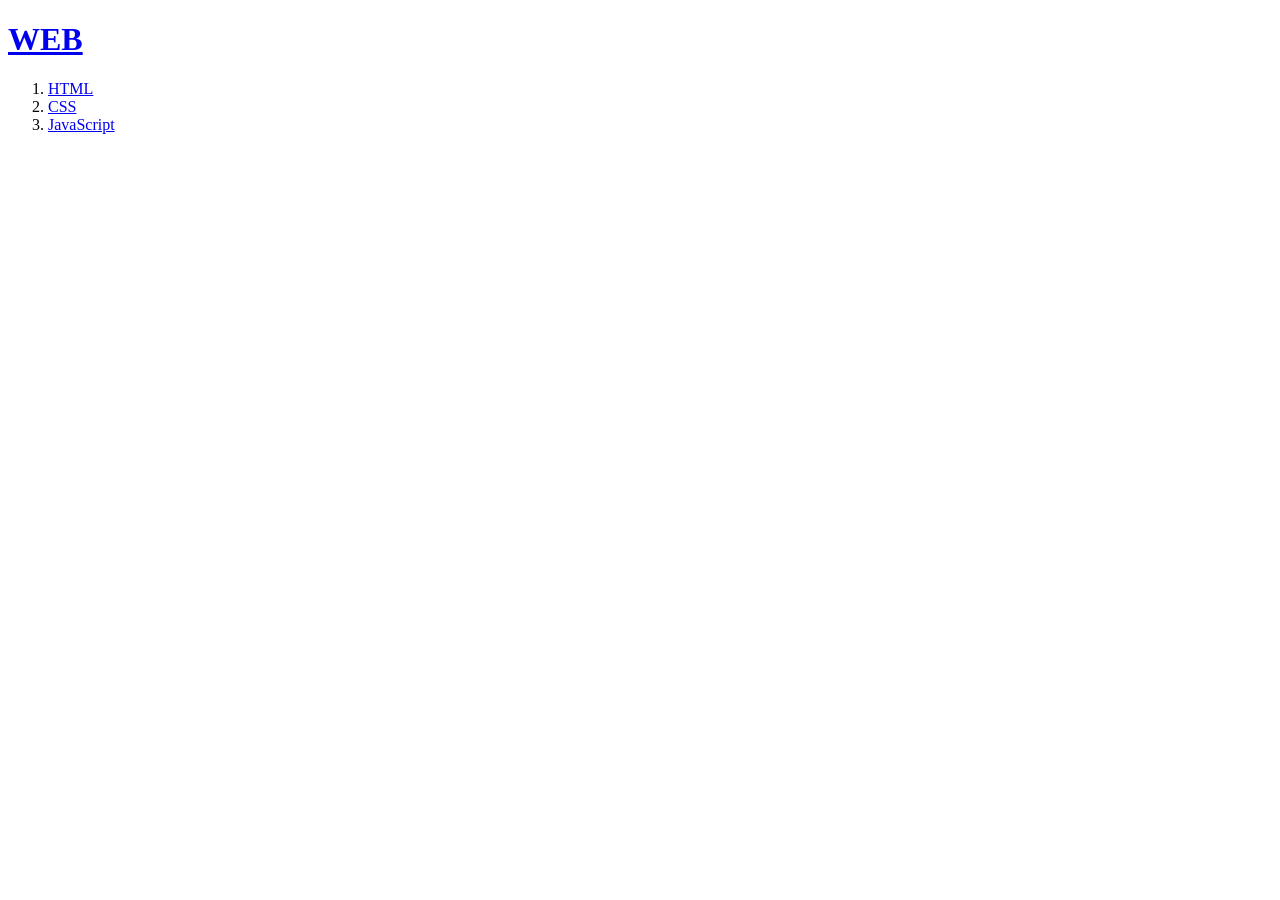
<file: INDEX.HTML>
<!doctype html>
<html>
<head>
<title> WEB1 - html </title>
<meta charset="utf-8">
</head>

<body>
  <h1><a href="index.html"">WEB</a></h1>
<ol>
<Li><a href="1.html">HTML</a></Li>
<Li><a href="2.html">CSS</a></Li>
<Li><a href="3.html">JavaScript</a></Li>
</ol>
</file>
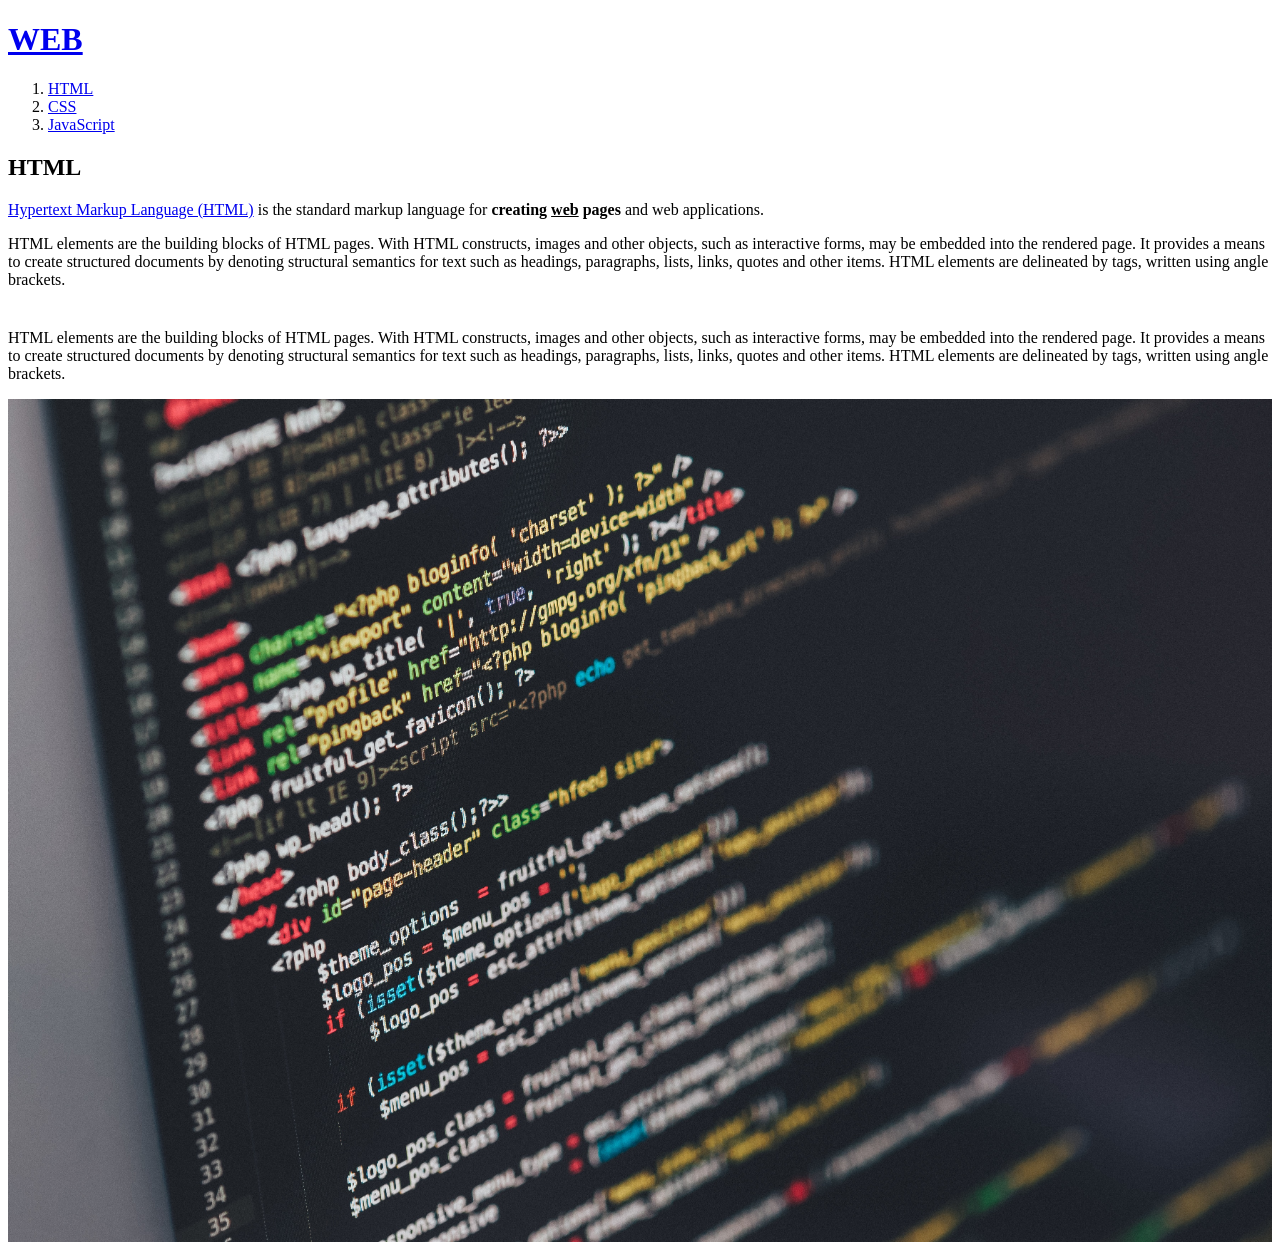
<file: 1.HTML>
<!doctype html>
<html>
<head>
<title> WEB1 - html </title>
<meta charset="utf-8">
</head>

<body>
  <h1><a href="index.html"">WEB</a></h1>
<ol>
<Li><a href="1.html">HTML</a></Li>
<Li><a href="2.html">CSS</a></Li>
<Li><a href="3.html">JavaScript</a></Li>
</ol>

<h2>HTML</h2>

<a href="https:www.naver.com" target="_blank" title="html5 specification">Hypertext Markup Language (HTML)</a> is the standard markup language for <strong>creating <u>web</u> pages</strong> and web applications.
<p>HTML elements are the building blocks of HTML pages. With HTML constructs, images and other objects, such as interactive forms, may be embedded into the rendered page. It provides a means to create structured documents by denoting structural semantics for text such as headings, paragraphs, lists, links, quotes and other items. HTML elements are delineated by tags, written using angle brackets.</P>
<p style="margin-top:40px;">HTML elements are the building blocks of HTML pages. With HTML constructs, images and other objects, such as interactive forms, may be embedded into the rendered page. It provides a means to create structured documents by denoting structural semantics for text such as headings, paragraphs, lists, links, quotes and other items. HTML elements are delineated by tags, written using angle brackets.</P>
<img src="coding.jpg" width="100%">
</file>
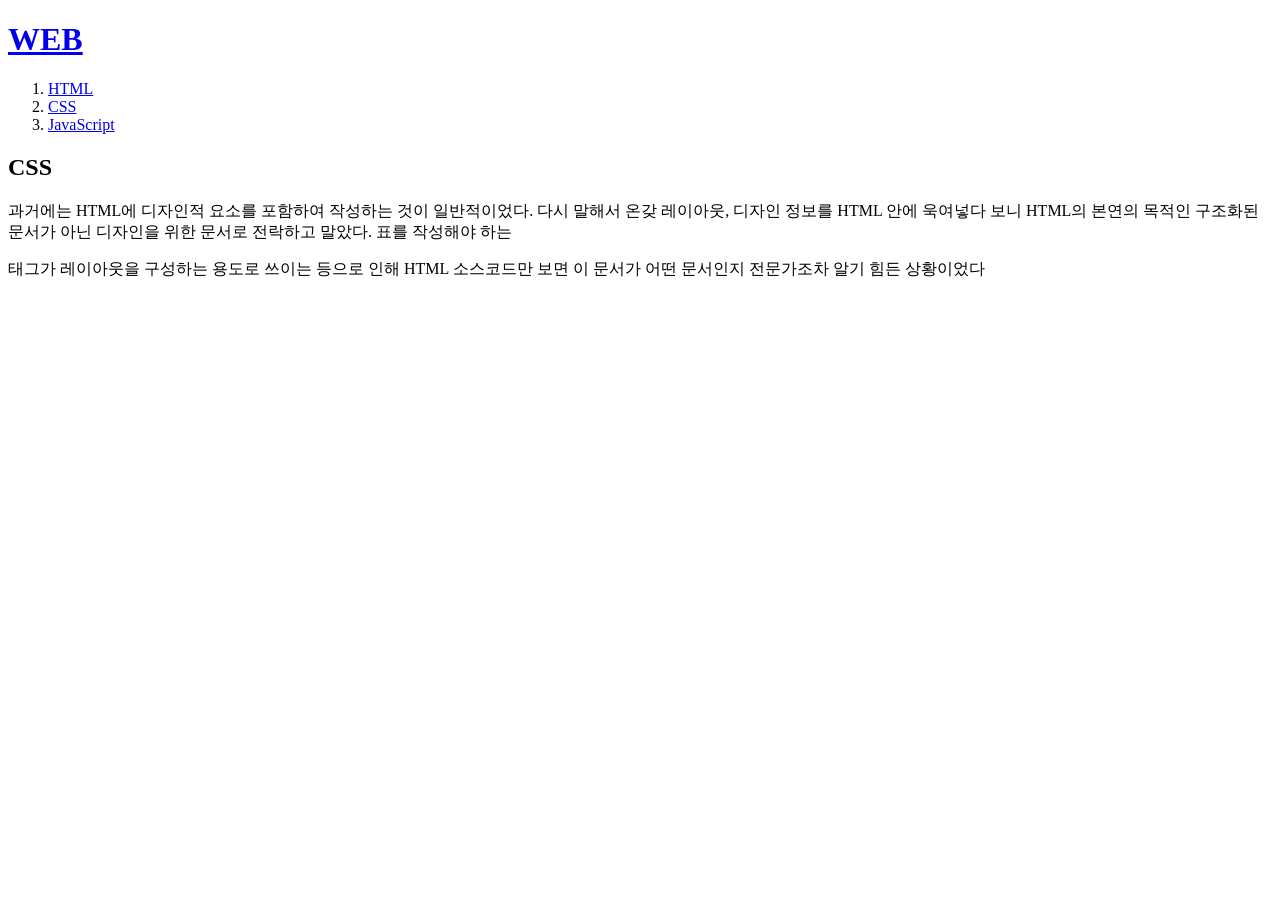
<file: 2.HTML>
<!doctype html>
<html>
<head>
<title> WEB1 - html </title>
<meta charset="utf-8">
</head>

<body>
  <h1><a href="index.html"">WEB</a></h1>
<ol>
<Li><a href="1.html">HTML</a></Li>
<Li><a href="2.html">CSS</a></Li>
<Li><a href="3.html">JavaScript</a></Li>
</ol>

<h2>CSS</h2>

<p>과거에는 HTML에 디자인적 요소를 포함하여 작성하는 것이 일반적이었다. 다시 말해서 온갖 레이아웃, 디자인 정보를 HTML 안에 욱여넣다 보니 HTML의 본연의 목적인 구조화된 문서가 아닌 디자인을 위한 문서로 전락하고 말았다. 표를 작성해야 하는 <table> 태그가 레이아웃을 구성하는 용도로 쓰이는 등으로 인해 HTML 소스코드만 보면 이 문서가 어떤 문서인지 전문가조차 알기 힘든 상황이었다</P>
</file>
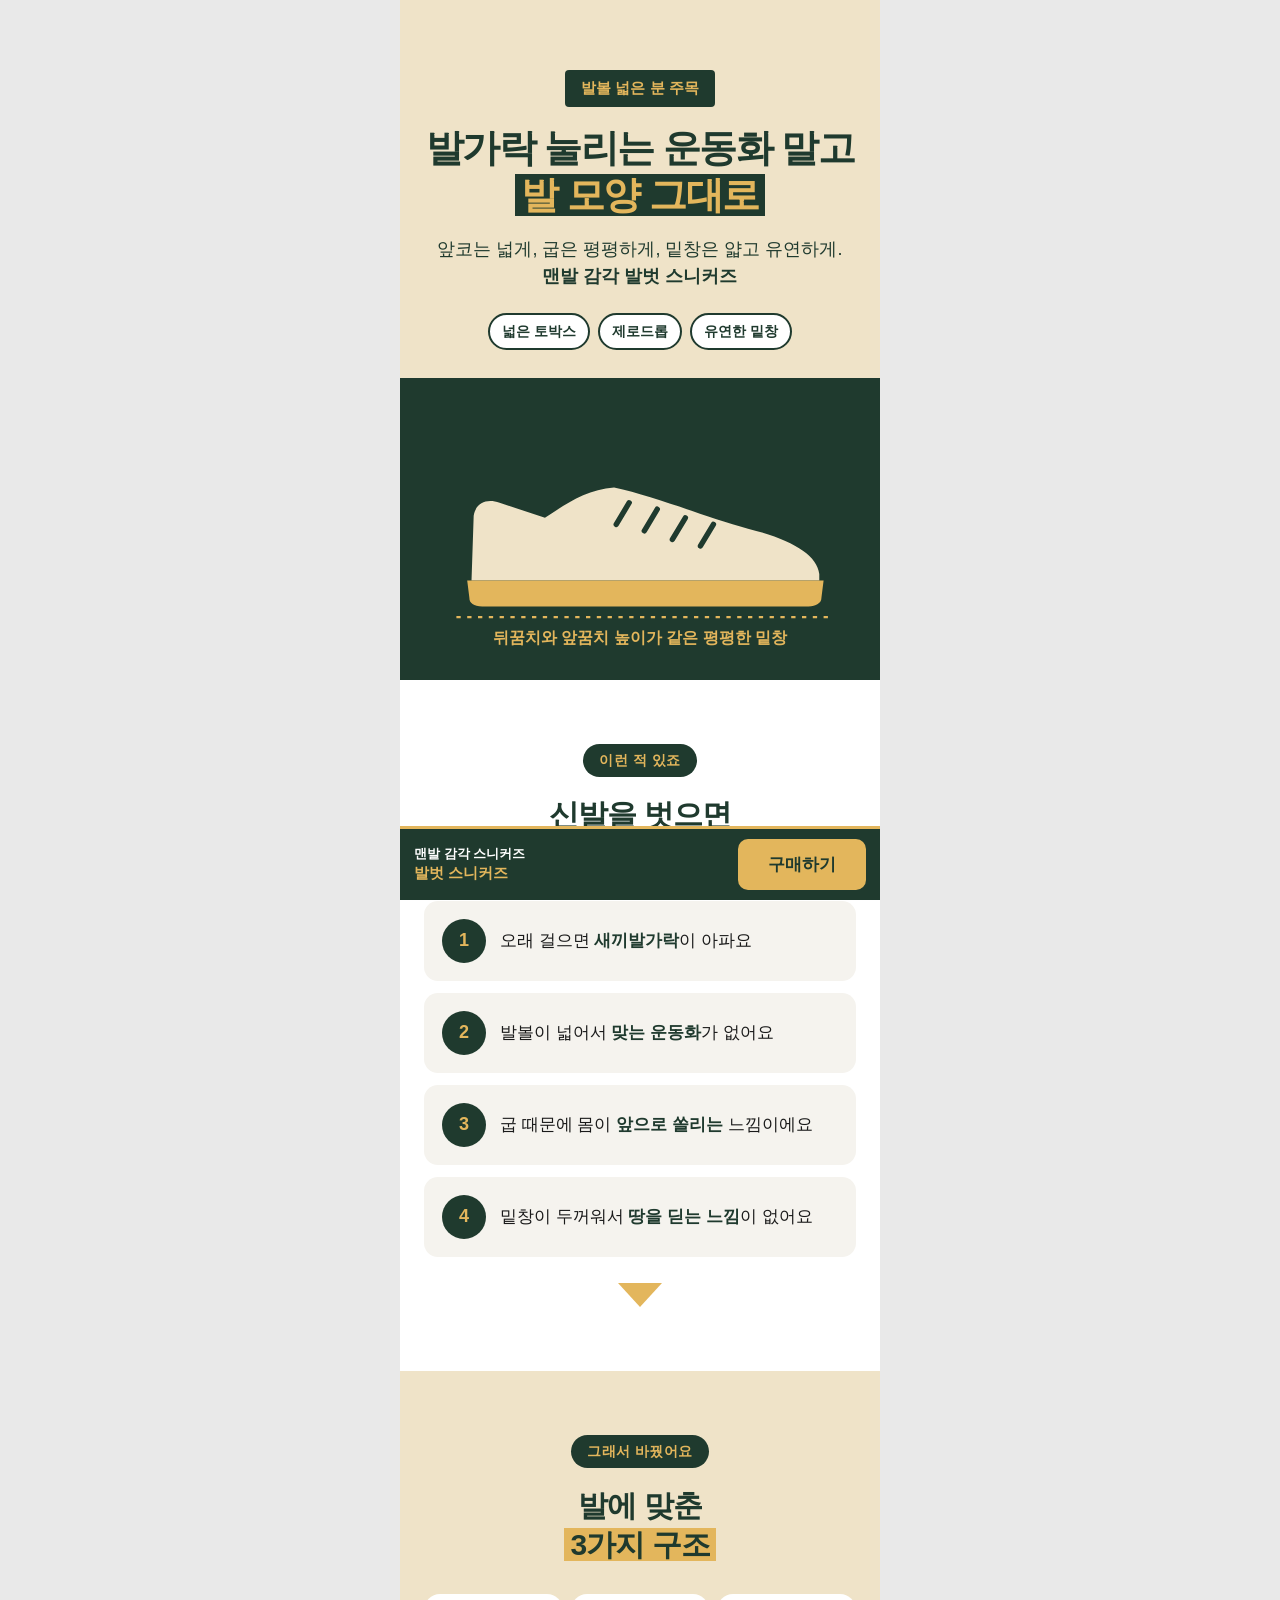
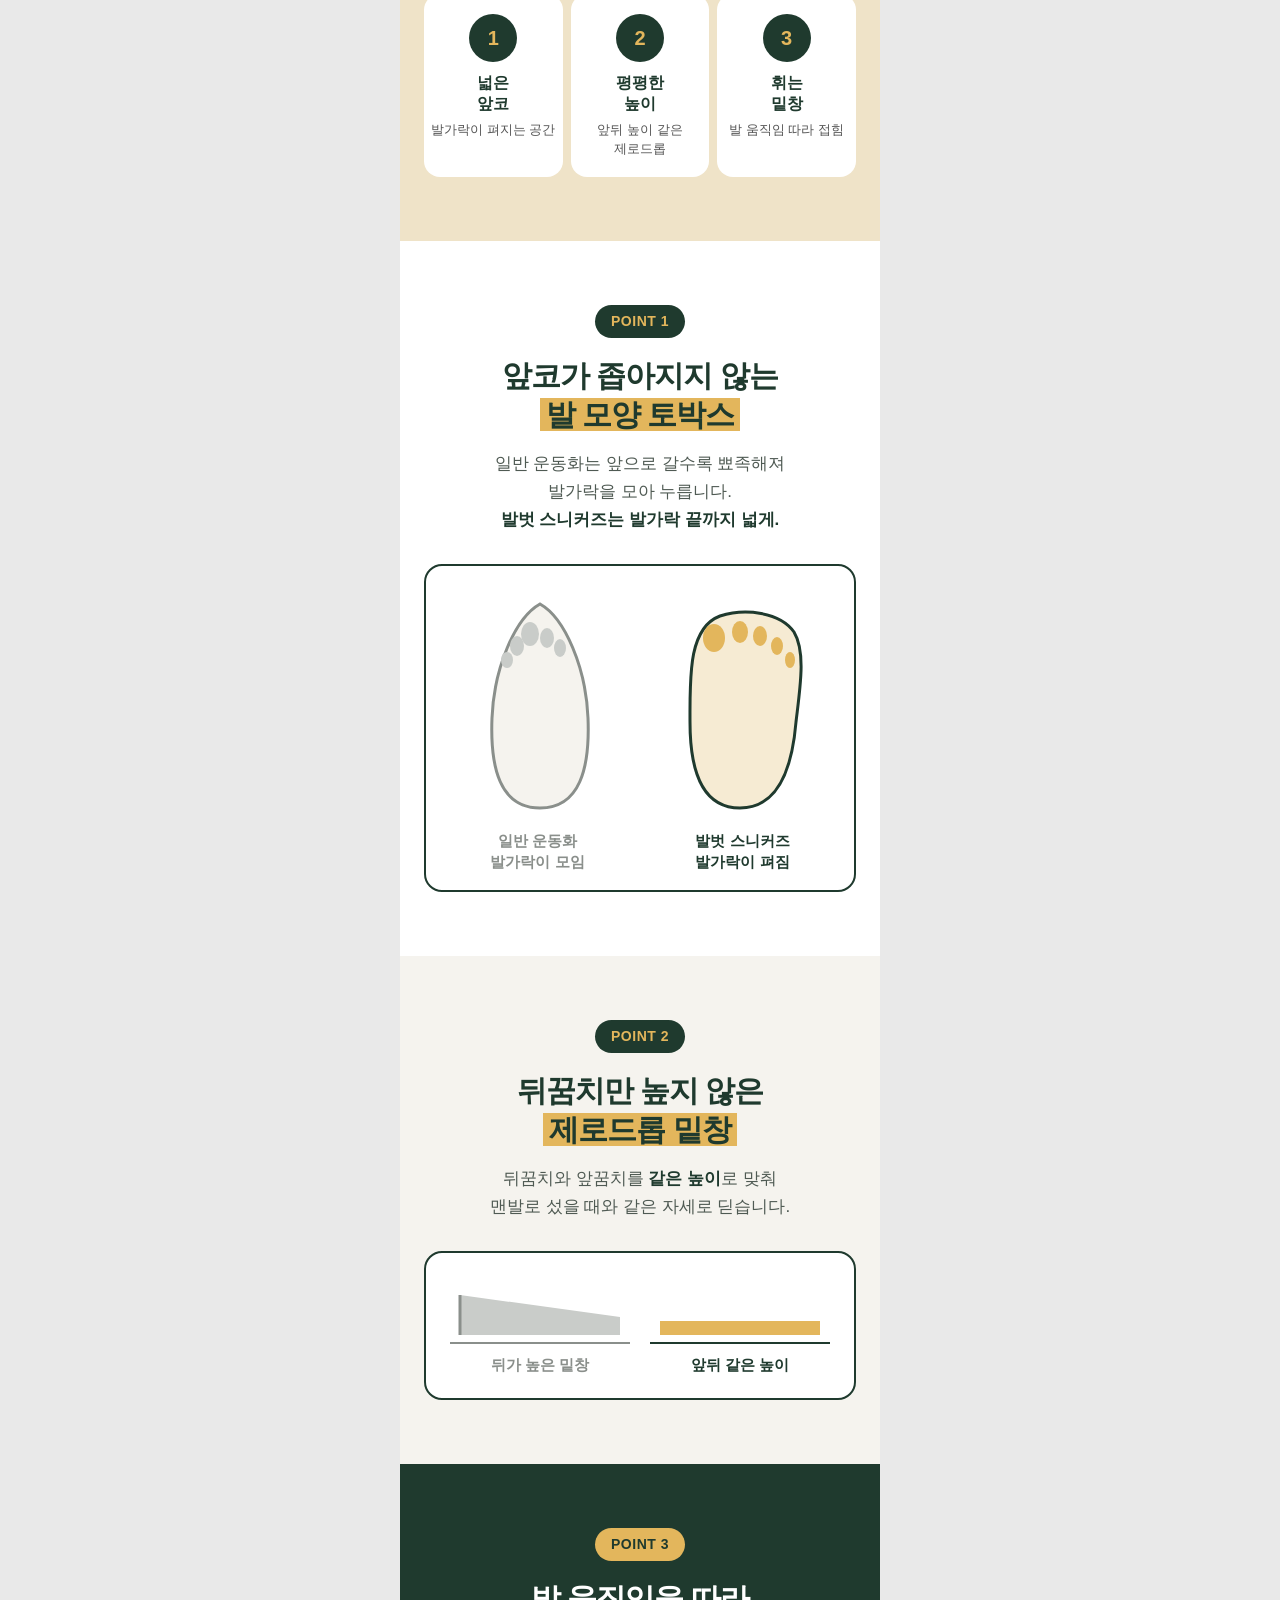
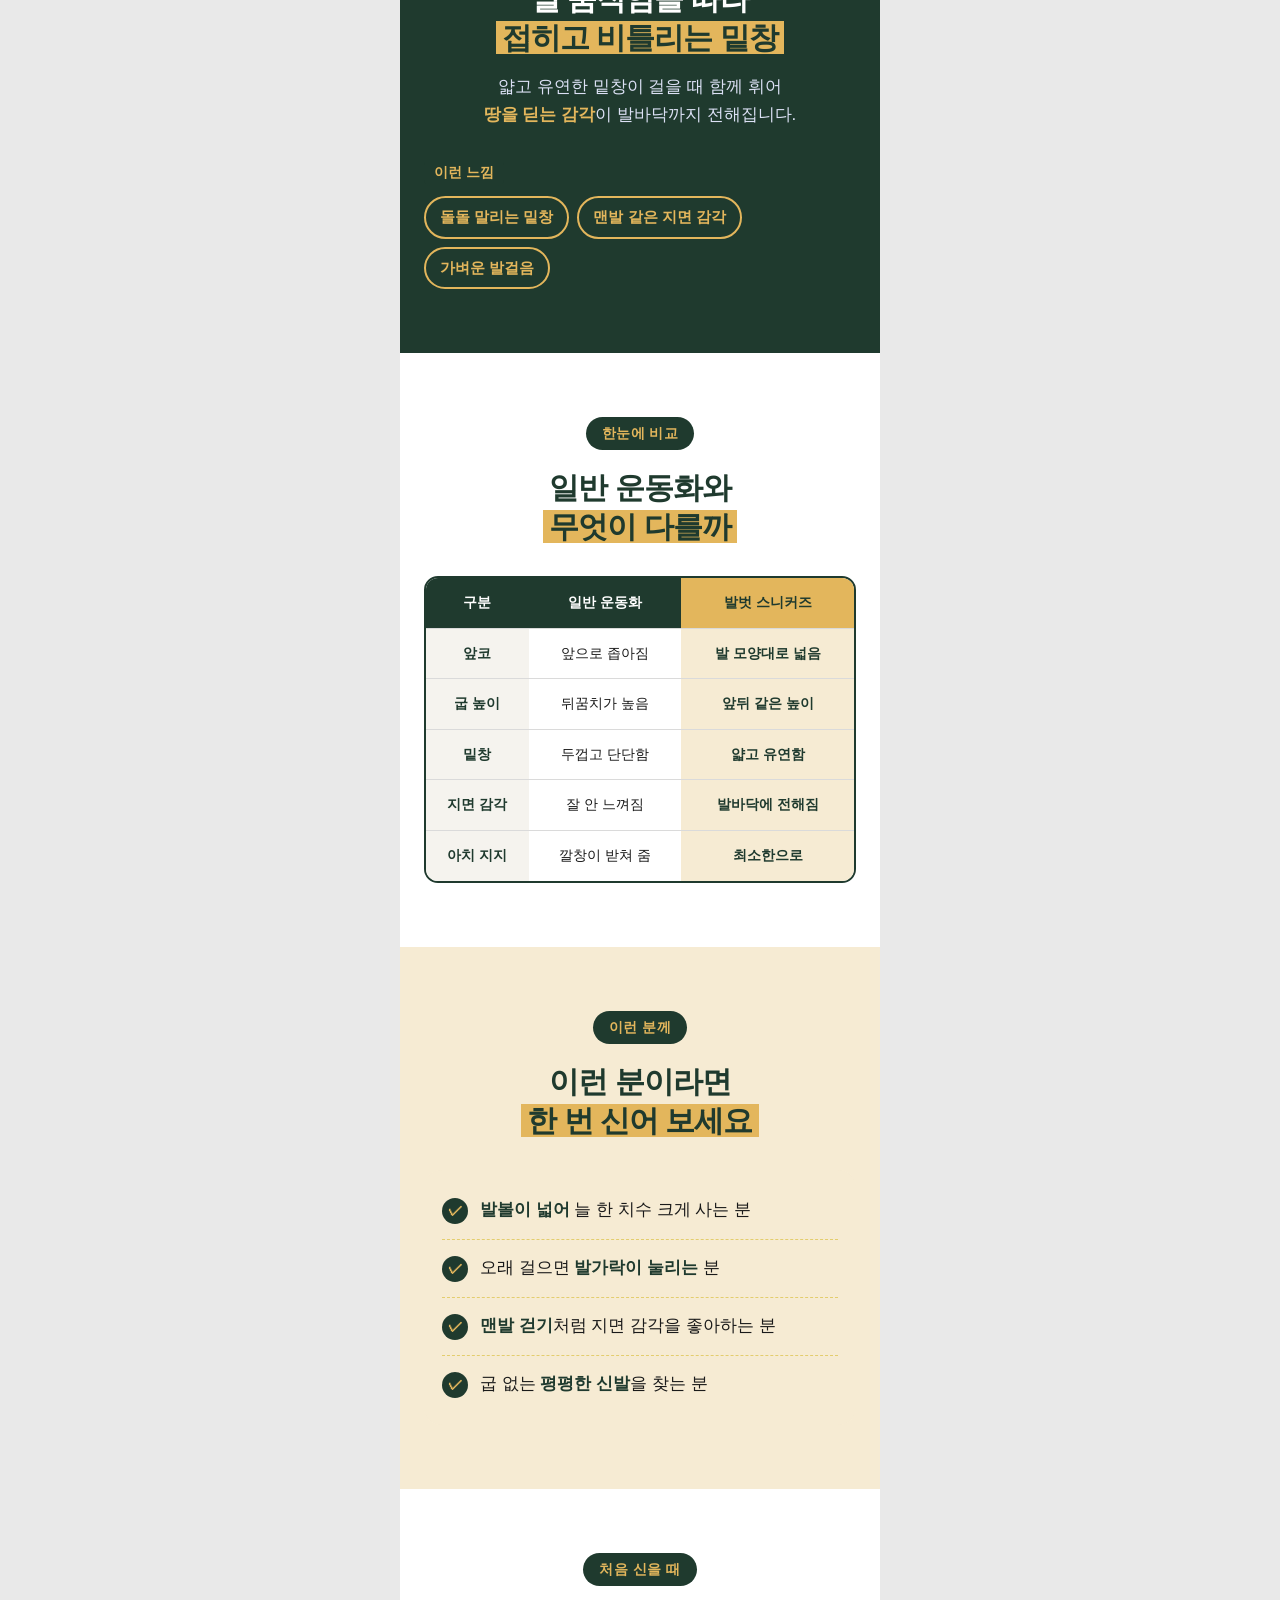
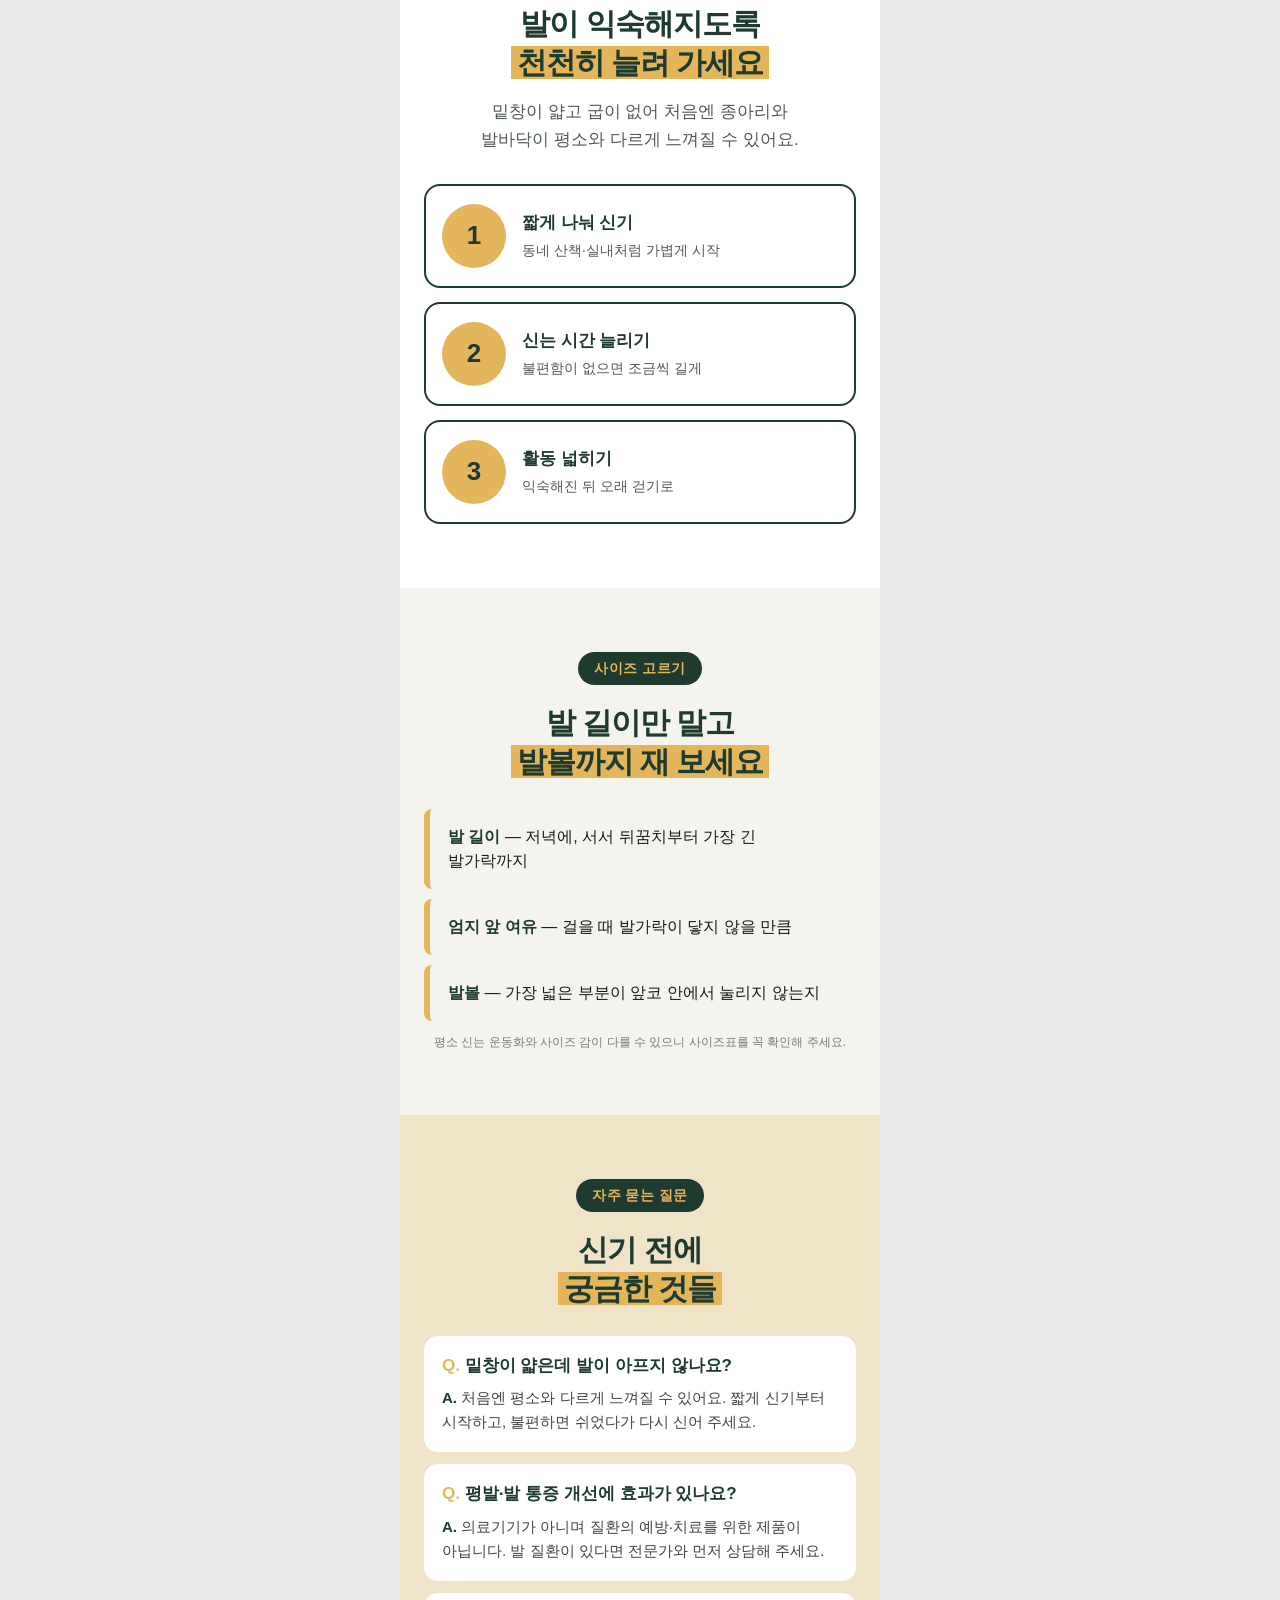
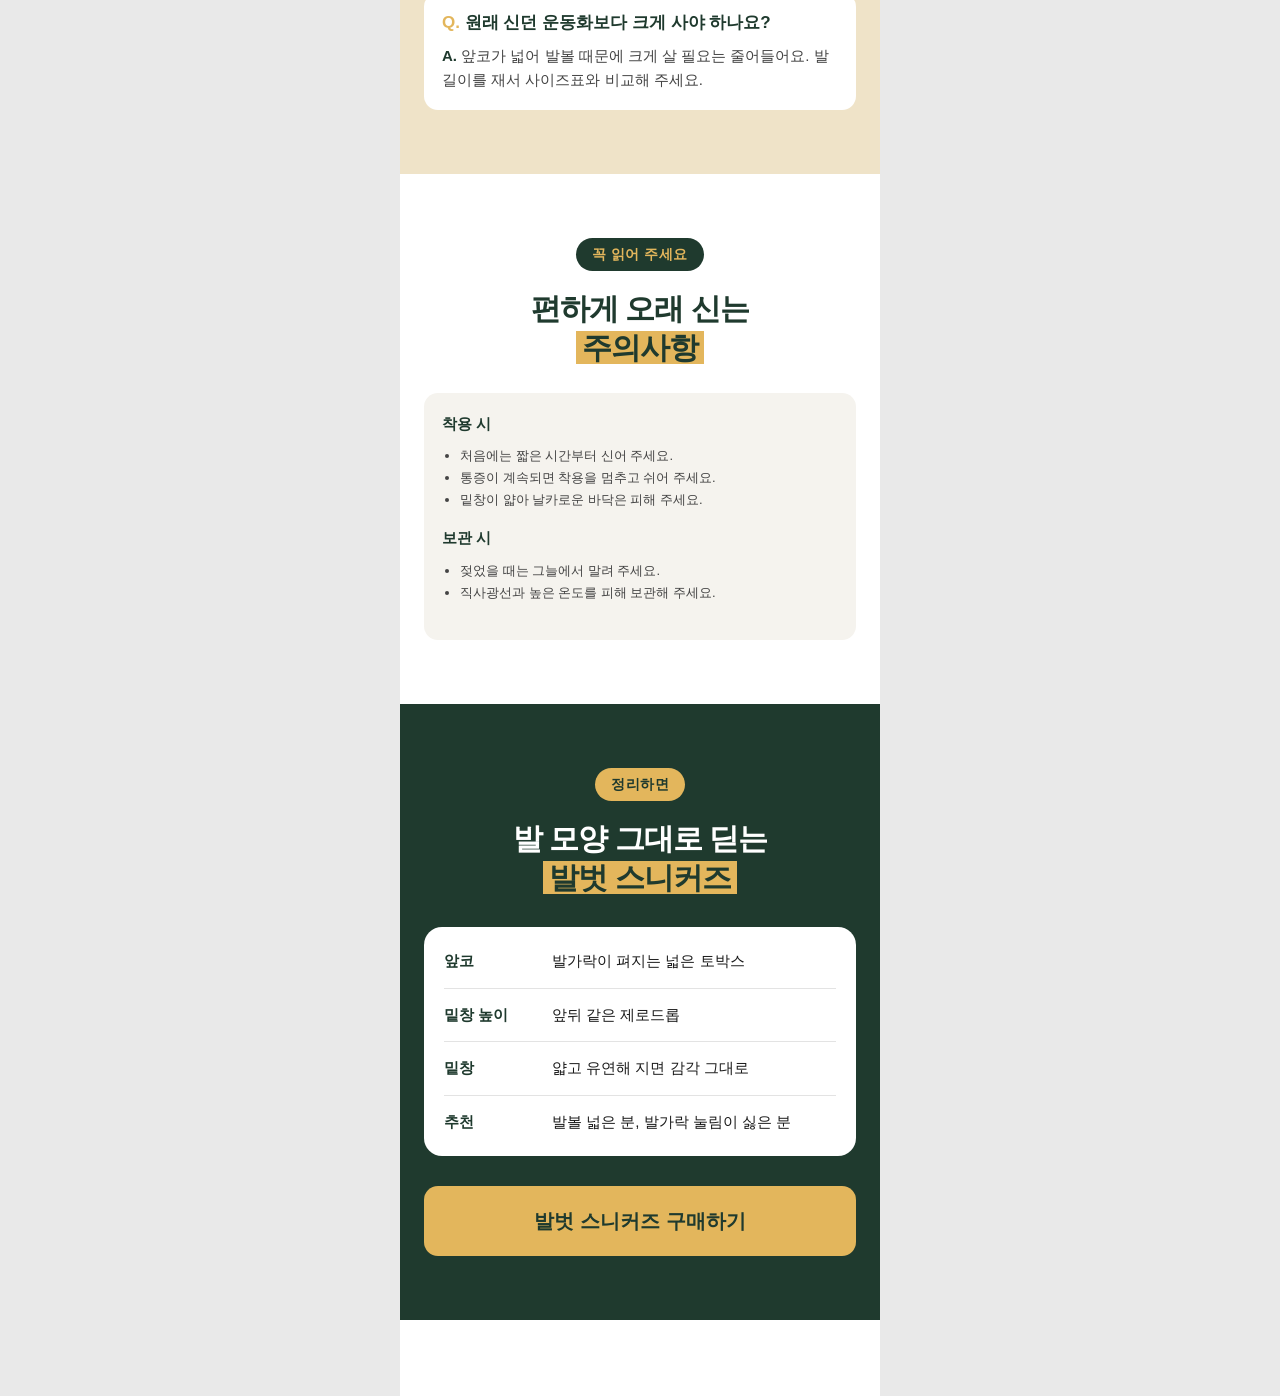
<file: detail-pages/barefoot-sneakers/out/v01/detail-page.html>
<!doctype html>
<html lang="ko">
<head>
<meta charset="utf-8">
<meta name="viewport" content="width=device-width,initial-scale=1">
<title>발벗 스니커즈 상세페이지</title>
<link rel="stylesheet" href="base.css">
<style>
.h1,.h2{text-wrap:balance}
.fig{margin-top:30px;background:var(--w);border:2px solid var(--n);border-radius:18px;padding:22px 14px 18px}
.fig svg{display:block;width:100%;height:auto}
.fig-cap{display:grid;grid-template-columns:1fr 1fr;gap:10px;margin-top:12px;font-size:15px;font-weight:800;line-height:1.4}
.fig-cap span{color:#8A8F8B}
.fig-cap b{color:var(--n)}
.hero-art{margin:6px -24px 0;background:var(--n);padding:34px 24px 30px}
.hero-art svg{display:block;width:100%;height:auto}
.hero .sub{color:var(--n)}
.tri3{display:grid;grid-template-columns:repeat(3,1fr);gap:8px;margin-top:30px}
.tri3 div{background:var(--w);border-radius:16px;padding:20px 6px 18px}
.tri3 i{display:flex;align-items:center;justify-content:center;width:48px;height:48px;margin:0 auto 10px;border-radius:50%;background:var(--n);color:var(--y);font-style:normal;font-weight:900;font-size:20px}
.tri3 b{display:block;font-size:16px;line-height:1.35;color:var(--n);font-weight:900}
.tri3 span{display:block;margin-top:6px;font-size:13px;line-height:1.45;color:#555}
.step-n{display:grid;grid-template-columns:64px 1fr;gap:16px;align-items:center;background:var(--w);border:2px solid var(--n);border-radius:16px;padding:18px 16px;text-align:left}
.step-n strong{display:flex;align-items:center;justify-content:center;width:64px;height:64px;border-radius:50%;background:var(--y);color:var(--n);font-size:26px;font-weight:900}
.step-n p{font-size:17px;font-weight:800;line-height:1.45;color:var(--n)}
.step-n p small{display:block;margin-top:4px;font-size:14px;font-weight:400;color:#555}
.qa{margin-top:28px;display:grid;gap:12px;text-align:left}
.qa div{background:var(--w);border-radius:14px;padding:18px}
.qa h4{font-size:17px;line-height:1.45;color:var(--n);font-weight:900}
.qa h4:before{content:"Q. ";color:var(--y)}
.qa p{margin-top:8px;font-size:15px;line-height:1.6;color:#444}
.qa p:before{content:"A. ";font-weight:900;color:var(--n)}
.bg-n .h2 em{color:var(--n)}
.bg-n .cta{background:var(--y);color:var(--n)}
.bg-n .chip{background:transparent;border-color:var(--y);color:var(--y)}
</style>
</head>
<body>
<div class="page">

<!-- 1. 멈추게 -->
<section class="hero">
  <span class="kick">발볼 넓은 분 주목</span>
  <h1 class="h1">발가락 눌리는 운동화 말고<br><em>발 모양 그대로</em></h1>
  <p class="sub">앞코는 넓게, 굽은 평평하게, 밑창은 얇고 유연하게.<br><b>맨발 감각 발벗 스니커즈</b></p>
  <div class="pill-row"><span class="pill">넓은 토박스</span><span class="pill">제로드롭</span><span class="pill">유연한 밑창</span></div>
  <div class="hero-art" aria-hidden="true">
    <svg viewBox="0 0 400 220">
      <path d="M44 156 L46 96 C48 84 58 80 70 84 L112 98 C130 86 150 72 176 70 C214 78 262 98 300 108 C340 118 364 132 366 150 L366 156Z" fill="#EFE3C8"/>
      <path d="M40 156 L370 156 L368 172 C368 177 363 180 356 180 L54 180 C46 180 42 177 42 172Z" fill="#E3B65C"/>
      <path d="M190 84 L178 104 M216 90 L204 110 M242 98 L230 118 M268 104 L256 124" stroke="#1F3A2E" stroke-width="5" stroke-linecap="round"/>
      <line x1="30" y1="190" x2="380" y2="190" stroke="#E3B65C" stroke-width="2" stroke-dasharray="4 6"/>
      <text x="200" y="214" fill="#E3B65C" font-size="15" font-weight="800" text-anchor="middle" font-family="Apple SD Gothic Neo,Noto Sans KR,sans-serif">뒤꿈치와 앞꿈치 높이가 같은 평평한 밑창</text>
    </svg>
  </div>
</section>

<!-- 2. 공감 -->
<section class="sec">
  <span class="pt">이런 적 있죠</span>
  <h2 class="h2">신발을 벗으면<br><em>발가락이 눌려 있다면</em></h2>
  <div class="qlist">
    <div class="q"><i>1</i><p>오래 걸으면 <b>새끼발가락</b>이 아파요</p></div>
    <div class="q"><i>2</i><p>발볼이 넓어서 <b>맞는 운동화</b>가 없어요</p></div>
    <div class="q"><i>3</i><p>굽 때문에 몸이 <b>앞으로 쏠리는</b> 느낌이에요</p></div>
    <div class="q"><i>4</i><p>밑창이 두꺼워서 <b>땅을 딛는 느낌</b>이 없어요</p></div>
  </div>
  <div class="arrow"></div>
</section>

<!-- 3. 해결 -->
<section class="sec bg-y">
  <span class="pt">그래서 바꿨어요</span>
  <h2 class="h2">발에 맞춘<br><em>3가지 구조</em></h2>
  <div class="tri3">
    <div><i>1</i><b>넓은<br>앞코</b><span>발가락이 펴지는 공간</span></div>
    <div><i>2</i><b>평평한<br>높이</b><span>앞뒤 높이 같은 제로드롭</span></div>
    <div><i>3</i><b>휘는<br>밑창</b><span>발 움직임 따라 접힘</span></div>
  </div>
</section>

<!-- 4. 이유 1: 토박스 -->
<section class="sec">
  <span class="pt">POINT 1</span>
  <h2 class="h2">앞코가 좁아지지 않는<br><em>발 모양 토박스</em></h2>
  <p class="lead">일반 운동화는 앞으로 갈수록 뾰족해져<br>발가락을 모아 누릅니다.<br><b>발벗 스니커즈는 발가락 끝까지 넓게.</b></p>
  <div class="fig" aria-label="일반 운동화 앞코와 발 모양 앞코 비교">
    <svg viewBox="0 0 400 230">
      <g transform="translate(20 10)">
        <path d="M80 210 C40 210 30 170 32 120 C34 70 55 20 80 6 C105 20 126 70 128 120 C130 170 120 210 80 210Z" fill="#F5F3EE" stroke="#8A8F8B" stroke-width="3"/>
        <g fill="#C9CCC9"><ellipse cx="70" cy="36" rx="9" ry="12"/><ellipse cx="87" cy="40" rx="7" ry="10"/><ellipse cx="100" cy="50" rx="6" ry="9"/><ellipse cx="57" cy="48" rx="7" ry="10"/><ellipse cx="47" cy="62" rx="6" ry="8"/></g>
      </g>
      <g transform="translate(220 10)">
        <path d="M80 210 C42 210 30 172 30 124 C30 80 28 30 60 18 C85 10 120 14 134 34 C146 54 140 90 136 124 C132 172 118 210 80 210Z" fill="#F6EBD3" stroke="#1F3A2E" stroke-width="3"/>
        <g fill="#E3B65C"><ellipse cx="54" cy="40" rx="11" ry="14"/><ellipse cx="80" cy="34" rx="8" ry="11"/><ellipse cx="100" cy="38" rx="7" ry="10"/><ellipse cx="117" cy="48" rx="6" ry="9"/><ellipse cx="130" cy="62" rx="5" ry="8"/></g>
      </g>
    </svg>
    <div class="fig-cap"><span>일반 운동화<br>발가락이 모임</span><b>발벗 스니커즈<br>발가락이 펴짐</b></div>
  </div>
</section>

<!-- 5. 이유 2: 제로드롭 -->
<section class="sec bg-g">
  <span class="pt">POINT 2</span>
  <h2 class="h2">뒤꿈치만 높지 않은<br><em>제로드롭 밑창</em></h2>
  <p class="lead">뒤꿈치와 앞꿈치를 <b>같은 높이</b>로 맞춰<br>맨발로 섰을 때와 같은 자세로 딛습니다.</p>
  <div class="fig" aria-label="굽 있는 밑창과 제로드롭 밑창 비교">
    <svg viewBox="0 70 400 105">
      <g transform="translate(10 20)">
        <path d="M10 70 L170 92 L170 110 L10 110Z" fill="#C9CCC9"/>
        <path d="M10 70 L10 110" stroke="#8A8F8B" stroke-width="3"/>
        <line x1="0" y1="118" x2="180" y2="118" stroke="#8A8F8B" stroke-width="2"/>
        <text x="90" y="145" fill="#8A8F8B" font-size="15" font-weight="800" text-anchor="middle" font-family="Apple SD Gothic Neo,Noto Sans KR,sans-serif">뒤가 높은 밑창</text>
      </g>
      <g transform="translate(210 20)">
        <path d="M10 96 L170 96 L170 110 L10 110Z" fill="#E3B65C"/>
        <line x1="0" y1="118" x2="180" y2="118" stroke="#1F3A2E" stroke-width="2"/>
        <text x="90" y="145" fill="#1F3A2E" font-size="15" font-weight="800" text-anchor="middle" font-family="Apple SD Gothic Neo,Noto Sans KR,sans-serif">앞뒤 같은 높이</text>
      </g>
    </svg>
  </div>
</section>

<!-- 6. 이유 3: 유연한 밑창 -->
<section class="sec bg-n">
  <span class="pt">POINT 3</span>
  <h2 class="h2">발 움직임을 따라<br><em>접히고 비틀리는 밑창</em></h2>
  <p class="lead">얇고 유연한 밑창이 걸을 때 함께 휘어<br><b>땅을 딛는 감각</b>이 발바닥까지 전해집니다.</p>
  <div class="chipbox">
    <h4><b>이런 느낌</b></h4>
    <div class="chips"><span class="chip">돌돌 말리는 밑창</span><span class="chip">맨발 같은 지면 감각</span><span class="chip">가벼운 발걸음</span></div>
  </div>
</section>

<!-- 7. 비교 -->
<section class="sec">
  <span class="pt">한눈에 비교</span>
  <h2 class="h2">일반 운동화와<br><em>무엇이 다를까</em></h2>
  <table class="cmp">
    <tr><th>구분</th><th>일반 운동화</th><th class="hl">발벗 스니커즈</th></tr>
    <tr><td>앞코</td><td>앞으로 좁아짐</td><td class="hl">발 모양대로 넓음</td></tr>
    <tr><td>굽 높이</td><td>뒤꿈치가 높음</td><td class="hl">앞뒤 같은 높이</td></tr>
    <tr><td>밑창</td><td>두껍고 단단함</td><td class="hl">얇고 유연함</td></tr>
    <tr><td>지면 감각</td><td>잘 안 느껴짐</td><td class="hl">발바닥에 전해짐</td></tr>
    <tr><td>아치 지지</td><td>깔창이 받쳐 줌</td><td class="hl">최소한으로</td></tr>
  </table>
</section>

<!-- 8. 추천 대상 -->
<section class="sec bg-yl">
  <span class="pt">이런 분께</span>
  <h2 class="h2">이런 분이라면<br><em>한 번 신어 보세요</em></h2>
  <ul class="rec">
    <li><span><b>발볼이 넓어</b> 늘 한 치수 크게 사는 분</span></li>
    <li><span>오래 걸으면 <b>발가락이 눌리는</b> 분</span></li>
    <li><span><b>맨발 걷기</b>처럼 지면 감각을 좋아하는 분</span></li>
    <li><span>굽 없는 <b>평평한 신발</b>을 찾는 분</span></li>
  </ul>
</section>

<!-- 9. 사용법: 적응 -->
<section class="sec">
  <span class="pt">처음 신을 때</span>
  <h2 class="h2">발이 익숙해지도록<br><em>천천히 늘려 가세요</em></h2>
  <p class="lead">밑창이 얇고 굽이 없어 처음엔 종아리와<br>발바닥이 평소와 다르게 느껴질 수 있어요.</p>
  <div class="steps">
    <div class="step-n"><strong>1</strong><p>짧게 나눠 신기<small>동네 산책·실내처럼 가볍게 시작</small></p></div>
    <div class="step-n"><strong>2</strong><p>신는 시간 늘리기<small>불편함이 없으면 조금씩 길게</small></p></div>
    <div class="step-n"><strong>3</strong><p>활동 넓히기<small>익숙해진 뒤 오래 걷기로</small></p></div>
  </div>
</section>

<!-- 10. 사이즈 -->
<section class="sec bg-g">
  <span class="pt">사이즈 고르기</span>
  <h2 class="h2">발 길이만 말고<br><em>발볼까지 재 보세요</em></h2>
  <div class="facts">
    <div class="fact"><b>발 길이</b> — 저녁에, 서서 뒤꿈치부터 가장 긴 발가락까지</div>
    <div class="fact"><b>엄지 앞 여유</b> — 걸을 때 발가락이 닿지 않을 만큼</div>
    <div class="fact"><b>발볼</b> — 가장 넓은 부분이 앞코 안에서 눌리지 않는지</div>
  </div>
  <p class="note">평소 신는 운동화와 사이즈 감이 다를 수 있으니 사이즈표를 꼭 확인해 주세요.</p>
</section>

<!-- 11. 반론 처리 -->
<section class="sec bg-y">
  <span class="pt">자주 묻는 질문</span>
  <h2 class="h2">신기 전에<br><em>궁금한 것들</em></h2>
  <div class="qa">
    <div><h4>밑창이 얇은데 발이 아프지 않나요?</h4><p>처음엔 평소와 다르게 느껴질 수 있어요. 짧게 신기부터 시작하고, 불편하면 쉬었다가 다시 신어 주세요.</p></div>
    <div><h4>평발·발 통증 개선에 효과가 있나요?</h4><p>의료기기가 아니며 질환의 예방·치료를 위한 제품이 아닙니다. 발 질환이 있다면 전문가와 먼저 상담해 주세요.</p></div>
    <div><h4>원래 신던 운동화보다 크게 사야 하나요?</h4><p>앞코가 넓어 발볼 때문에 크게 살 필요는 줄어들어요. 발 길이를 재서 사이즈표와 비교해 주세요.</p></div>
  </div>
</section>

<!-- 12. 안심 -->
<section class="sec">
  <span class="pt">꼭 읽어 주세요</span>
  <h2 class="h2">편하게 오래 신는<br><em>주의사항</em></h2>
  <div class="warn">
    <h4>착용 시</h4>
    <ul>
      <li>처음에는 짧은 시간부터 신어 주세요.</li>
      <li>통증이 계속되면 착용을 멈추고 쉬어 주세요.</li>
      <li>밑창이 얇아 날카로운 바닥은 피해 주세요.</li>
    </ul>
    <h4>보관 시</h4>
    <ul>
      <li>젖었을 때는 그늘에서 말려 주세요.</li>
      <li>직사광선과 높은 온도를 피해 보관해 주세요.</li>
    </ul>
  </div>
</section>

<!-- 13. 행동 -->
<section class="sec bg-n final">
  <span class="pt">정리하면</span>
  <h2 class="h2">발 모양 그대로 딛는<br><em>발벗 스니커즈</em></h2>
  <ul class="sum">
    <li><b>앞코</b><span>발가락이 펴지는 넓은 토박스</span></li>
    <li><b>밑창 높이</b><span>앞뒤 같은 제로드롭</span></li>
    <li><b>밑창</b><span>얇고 유연해 지면 감각 그대로</span></li>
    <li><b>추천</b><span>발볼 넓은 분, 발가락 눌림이 싫은 분</span></li>
  </ul>
  <a class="cta" href="#">발벗 스니커즈 구매하기</a>
</section>

</div>
<div class="bar-fix"><span>맨발 감각 스니커즈<b>발벗 스니커즈</b></span><a href="#">구매하기</a></div>
</body>
</html>
</file>
<file: detail-pages/barefoot-sneakers/out/v01/base.css>
/* 검증된 480px 모바일 상세페이지 기본 스타일 (아임비타 이뮨샷 v1에서 추출). 색 변수 --y/--n 은 상품 브랜드색으로 교체, 클래스는 필요한 것만 복사 */
:root{--y:#E3B65C;--yl:#F6EBD3;--yb:#EFE3C8;--n:#1F3A2E;--n2:#2C4A3C;--w:#fff;--g:#F5F3EE;--t:#1A1A1A;--s:#4F5A53}
*{box-sizing:border-box;margin:0;padding:0}
html{scroll-behavior:smooth}
body{background:#E9E9E9;font-family:"Apple SD Gothic Neo","Noto Sans KR","Malgun Gothic","Nanum Gothic",sans-serif;color:var(--t);line-height:1.5;-webkit-text-size-adjust:100%;word-break:keep-all}
.page{max-width:480px;margin:0 auto;background:var(--w);padding-bottom:76px;overflow:hidden}
img{display:block;max-width:100%;height:auto}
sec,section{display:block}
.sec{padding:64px 24px;text-align:center;position:relative}
.bg-y{background:var(--yb)}
.bg-yy{background:var(--y)}
.bg-n{background:var(--n);color:var(--w)}
.bg-g{background:var(--g)}
.bg-yl{background:var(--yl)}
.pt{display:inline-block;background:var(--n);color:var(--y);font-weight:800;font-size:14px;letter-spacing:.5px;padding:6px 16px;border-radius:20px;margin-bottom:18px}
.bg-n .pt{background:var(--y);color:var(--n)}
.h2{font-size:30px;line-height:1.3;font-weight:900;letter-spacing:-1px;color:var(--n)}
.bg-n .h2{color:var(--w)}
.h2 em,.h1 em{font-style:normal;background:var(--y);padding:0 6px;box-decoration-break:clone;-webkit-box-decoration-break:clone}
.bg-yy .h2 em{background:var(--n);color:var(--y)}
.lead{margin-top:16px;font-size:17px;line-height:1.65;color:var(--s)}
.bg-n .lead{color:#DCE1F5}
.lead b{color:var(--n)}
.bg-n .lead b{color:var(--y)}
.note{margin-top:12px;font-size:12px;color:#7A7A7A}
.bg-n .note{color:#AEB6DA}
.mt{margin-top:32px}

/* hero */
.hero{padding:44px 24px 0;text-align:center;background:var(--yb)}
.hero .logo{width:78%;margin:0 auto}
.kick{display:inline-block;margin-top:26px;background:var(--n);color:var(--y);font-weight:800;font-size:15px;padding:7px 16px;border-radius:4px}
.h1{margin-top:18px;font-size:38px;line-height:1.25;font-weight:900;letter-spacing:-1.5px;color:var(--n)}
.h1 em{background:var(--n);color:var(--y)}
.hero .sub{margin-top:16px;font-size:18px;line-height:1.55;color:var(--n)}
.hero .sub b{font-weight:900}
.hero .pill-row{display:flex;gap:8px;justify-content:center;margin:22px 0 28px;flex-wrap:wrap}
.pill{background:var(--w);border:2px solid var(--n);color:var(--n);font-weight:800;font-size:14px;padding:6px 12px;border-radius:30px}
.hero .shot{margin:0 -24px}

/* icon cards */
.grid2{display:grid;grid-template-columns:1fr 1fr;gap:12px}
.card{background:var(--w);color:var(--t);border-radius:16px;padding:24px 12px 22px;text-align:center}
.card img{width:84px;height:84px;margin:0 auto 12px;border-radius:50%}
.card b{display:block;font-size:16px;line-height:1.4;color:var(--n);font-weight:800}
.card small{display:block;margin-top:4px;font-size:12px;color:#777}

/* problem */
.qlist{margin-top:28px;display:grid;gap:12px;text-align:left}
.q{display:flex;gap:14px;align-items:center;background:var(--g);border-radius:14px;padding:18px}
.q i{flex:none;width:44px;height:44px;border-radius:50%;background:var(--n);color:var(--y);font-style:normal;font-weight:900;display:flex;align-items:center;justify-content:center;font-size:18px}
.q p{font-size:17px;line-height:1.45;color:var(--t)}
.q p b{color:var(--n)}
.arrow{width:0;height:0;border-left:22px solid transparent;border-right:22px solid transparent;border-top:24px solid var(--y);margin:26px auto 0}

/* stats */
.stats{display:grid;grid-template-columns:repeat(3,1fr);gap:10px;margin-top:30px}
.stat{background:var(--n);border-radius:14px;padding:22px 6px;color:var(--w)}
.stat strong{display:block;font-size:34px;line-height:1.1;font-weight:900;color:var(--y);letter-spacing:-1px}
.stat strong span{font-size:18px}
.stat small{display:block;margin-top:8px;font-size:13px;line-height:1.35;color:#DCE1F5}

/* map */
.map{margin:28px -6px 0;border-radius:12px}
.dsm{width:150px;margin:36px auto 0}
.facts{margin-top:28px;display:grid;gap:10px;text-align:left}
.fact{background:var(--g);border-left:6px solid var(--y);padding:16px 18px;border-radius:8px;font-size:16px;color:var(--t)}
.fact b{color:var(--n)}

/* all-in-one */
.rows{margin-top:30px;display:grid;gap:12px;text-align:left}
.row{background:var(--w);border-radius:14px;padding:18px;border:2px solid var(--n)}
.row h4{display:flex;align-items:center;gap:10px;font-size:19px;color:var(--n);font-weight:900}
.row h4 span{background:var(--y);color:var(--n);font-size:13px;padding:3px 10px;border-radius:12px;font-weight:800}
.row p{margin-top:8px;font-size:15px;line-height:1.6;color:#444}
.bottle{width:150px;margin:30px auto 0}
.say{margin-top:28px;font-size:20px;font-weight:800;color:var(--n);line-height:1.5}

/* chips */
.chipbox{margin-top:30px;text-align:left}
.chipbox+.chipbox{margin-top:22px}
.chipbox h4{font-size:15px;font-weight:900;color:var(--n);margin-bottom:10px;display:flex;align-items:center;gap:8px}
.chipbox h4 b{background:var(--n);color:var(--y);border-radius:6px;padding:3px 10px;font-size:14px}
.chips{display:flex;flex-wrap:wrap;gap:8px}
.chip{background:var(--w);border:2px solid var(--n);color:var(--n);font-weight:800;font-size:15px;padding:8px 14px;border-radius:30px}
.chip.y{background:var(--y)}
.count{margin-top:28px;background:var(--n);color:var(--w);border-radius:14px;padding:20px;font-size:17px;line-height:1.5}
.count b{color:var(--y);font-size:28px;font-weight:900}

/* bars */
.chart{margin-top:30px;background:var(--w);border-radius:16px;padding:22px 18px;text-align:left}
.chart h4{font-size:16px;font-weight:900;color:var(--n);margin-bottom:16px}
.bar{display:grid;grid-template-columns:76px 1fr 64px;gap:10px;align-items:center;margin-bottom:12px;font-size:14px;font-weight:700;color:var(--t)}
.bar .tr{position:relative;height:18px;background:#E7E9F2;border-radius:9px;overflow:visible}
.bar .fl{position:absolute;left:0;top:0;bottom:0;background:var(--n);border-radius:9px}
.bar .fl.y{background:var(--y);border:2px solid var(--n)}
.bar .mk{position:absolute;top:-4px;bottom:-4px;width:2px;background:#E5322D}
.bar .v{text-align:right;font-weight:900;color:var(--n);font-size:15px}
.legend{font-size:12px;color:#777;margin-top:4px}
.legend i{display:inline-block;width:10px;height:10px;background:#E5322D;margin-right:6px}
.badge-big{width:140px;height:140px;border-radius:50%;background:var(--n);color:var(--y);margin:28px auto 0;display:flex;flex-direction:column;align-items:center;justify-content:center;font-weight:900}
.badge-big small{font-size:15px;color:var(--w);font-weight:700}
.badge-big strong{font-size:34px;letter-spacing:-1px}

/* B group */
.bignum{margin-top:30px;background:var(--n);border-radius:20px;padding:30px 16px;color:var(--w)}
.bignum small{font-size:15px;color:#DCE1F5}
.bignum strong{display:block;font-size:72px;line-height:1.1;font-weight:900;color:var(--y);letter-spacing:-3px}
.bignum strong sup{font-size:28px;vertical-align:top;margin-left:2px}
.bignum p{font-size:15px;color:#DCE1F5;margin-top:6px}
.tri{display:grid;grid-template-columns:repeat(3,1fr);gap:8px;margin-top:30px}
.tri div{text-align:center}
.tri img{width:92px;height:92px;margin:0 auto 10px;border-radius:50%}
.tri b{display:block;font-size:16px;color:var(--n);font-weight:900}
.tri span{font-size:13px;color:#666}
.blist{margin-top:28px;text-align:left;border-top:2px solid var(--n)}
.bi{display:grid;grid-template-columns:84px 1fr;gap:14px;align-items:center;padding:14px 0;border-bottom:1px solid #D7D7D7}
.bi i{background:var(--n);color:var(--y);font-style:normal;font-weight:900;font-size:14px;border-radius:30px;text-align:center;padding:10px 4px;line-height:1.2}
.bi p{font-size:15px;line-height:1.5;color:#333}
.bubble{margin-top:30px;background:var(--w);border-radius:22px;padding:22px 20px;font-size:16px;line-height:1.7;box-shadow:0 2px 0 var(--n);border:2px solid var(--n);color:var(--t);position:relative}
.bubble b{background:var(--yl);padding:0 4px}

/* compare */
.cmp{margin-top:30px;width:100%;border-collapse:separate;border-spacing:0;text-align:center;font-size:14px;border:2px solid var(--n);border-radius:14px;overflow:hidden}
.cmp th,.cmp td{padding:15px 8px;border-bottom:1px solid #DADADA;line-height:1.4}
.cmp th{background:var(--n);color:var(--w);font-size:14px;font-weight:800}
.cmp th.hl{background:var(--y);color:var(--n)}
.cmp td:first-child{background:var(--g);font-weight:800;color:var(--n);width:24%}
.cmp td.hl{background:var(--yl);font-weight:800;color:var(--n)}
.cmp tr:last-child td{border-bottom:none}

/* visual band */
.band{position:relative}
.band .cap{background:var(--n);color:var(--w);padding:34px 24px;text-align:center;font-size:22px;line-height:1.5}
.band .cap b{color:var(--y);font-weight:900}

/* liquid */
.trio{width:78%;margin:28px auto 0;border-radius:16px;overflow:hidden}
.ibox{margin-top:28px;display:grid;gap:10px;text-align:left}
.ib{display:flex;gap:14px;align-items:center;background:var(--g);border-radius:14px;padding:16px}
.ib b{flex:none;background:var(--y);color:var(--n);width:56px;height:56px;border-radius:50%;display:flex;align-items:center;justify-content:center;font-weight:900;font-size:15px}
.ib p{font-size:15px;line-height:1.55;color:#333}
.ib p strong{color:var(--n)}

/* steps */
.steps{margin-top:30px;display:grid;gap:14px}
.step{background:var(--w);border:2px solid var(--n);border-radius:16px;padding:20px 16px;display:grid;grid-template-columns:120px 1fr;gap:16px;align-items:center;text-align:left}
.step img{width:120px;height:120px;object-fit:contain}
.step em{font-style:normal;display:inline-block;background:var(--n);color:var(--y);font-size:12px;font-weight:900;padding:3px 10px;border-radius:12px}
.step p{margin-top:8px;font-size:17px;font-weight:800;line-height:1.45;color:var(--n)}

/* recommend */
.rec{margin-top:30px;background:var(--yl);border-radius:18px;padding:12px 18px;text-align:left}
.rec li{list-style:none;display:flex;gap:12px;align-items:flex-start;padding:15px 0;border-bottom:1px dashed #E3CD6E;font-size:17px;line-height:1.5}
.rec li:last-child{border-bottom:none}
.rec li:before{content:"\2713";flex:none;width:26px;height:26px;border-radius:50%;background:var(--n);color:var(--y);font-weight:900;font-size:15px;display:flex;align-items:center;justify-content:center;margin-top:1px}
.rec b{color:var(--n);font-weight:900}
.float{margin:0 -24px}

/* tables */
.tbl{margin-top:26px;width:100%;border-collapse:collapse;text-align:left;font-size:14px}
.tbl th,.tbl td{padding:10px 8px;border-bottom:1px solid #D9D9D9;vertical-align:top;line-height:1.5}
.tbl thead th{border-top:3px solid var(--n);border-bottom:2px solid var(--n);background:var(--g);font-size:13px;color:var(--n)}
.tbl td.r,.tbl th.r{text-align:right;white-space:nowrap}
.tbl tr.hi td{background:var(--yl);font-weight:800;color:var(--n)}
.tbl .sep td{border-top:2px solid var(--n)}
.tbl tfoot td{font-size:12px;color:#777;border-bottom:none}
.spec{margin-top:26px;border-top:3px solid var(--n);text-align:left}
.spec dl{display:grid;grid-template-columns:96px 1fr;gap:6px 12px;padding:14px 0;border-bottom:1px solid #D9D9D9;font-size:13px;line-height:1.65}
.spec dt{font-weight:900;color:var(--n)}
.spec dd{color:#444}
.spec dd .al{display:inline-block;background:var(--n);color:var(--w);padding:2px 8px;border-radius:3px;margin-top:6px}
.func{margin-top:22px;text-align:left;font-size:13px;line-height:1.65;color:#444}
.func p{padding:8px 0;border-bottom:1px solid #E5E5E5}
.func b{color:var(--n)}
.warn{margin-top:26px;text-align:left;background:var(--g);border-radius:14px;padding:20px 18px}
.warn h4{font-size:15px;font-weight:900;color:var(--n);margin-bottom:10px}
.warn h4+ul{margin-bottom:16px}
.warn ul{padding-left:18px;font-size:13px;line-height:1.7;color:#444}
.warn p{font-size:13px;line-height:1.7;color:#444;margin-top:6px}

/* final */
.final .prod{width:78%;margin:28px auto 0;border-radius:16px;overflow:hidden}
.sum{margin-top:30px;background:var(--w);border-radius:18px;padding:8px 20px;text-align:left;color:var(--t)}
.sum li{list-style:none;display:grid;grid-template-columns:96px 1fr;gap:12px;padding:15px 0;border-bottom:1px solid #E3E3E3;font-size:15px;line-height:1.5}
.sum li:last-child{border-bottom:none}
.sum li b{color:var(--n);font-weight:900}
.cta{display:block;margin-top:30px;background:var(--n);color:var(--y);font-weight:900;font-size:20px;padding:20px;border-radius:14px;text-decoration:none}
.foot{background:#2B2B2B;color:#BDBDBD;padding:30px 24px;font-size:12px;line-height:1.8;text-align:left}
.foot b{color:#fff}

/* sticky bar */
.bar-fix{position:fixed;left:50%;bottom:0;transform:translateX(-50%);width:100%;max-width:480px;background:var(--n);padding:10px 14px;display:flex;gap:12px;align-items:center;z-index:50;border-top:3px solid var(--y)}
.bar-fix span{flex:1;color:var(--w);font-size:13px;line-height:1.35;font-weight:700}
.bar-fix span b{display:block;color:var(--y);font-size:15px}
.bar-fix a{flex:none;background:var(--y);color:var(--n);font-weight:900;font-size:17px;padding:13px 30px;border-radius:10px;text-decoration:none}
</file>
